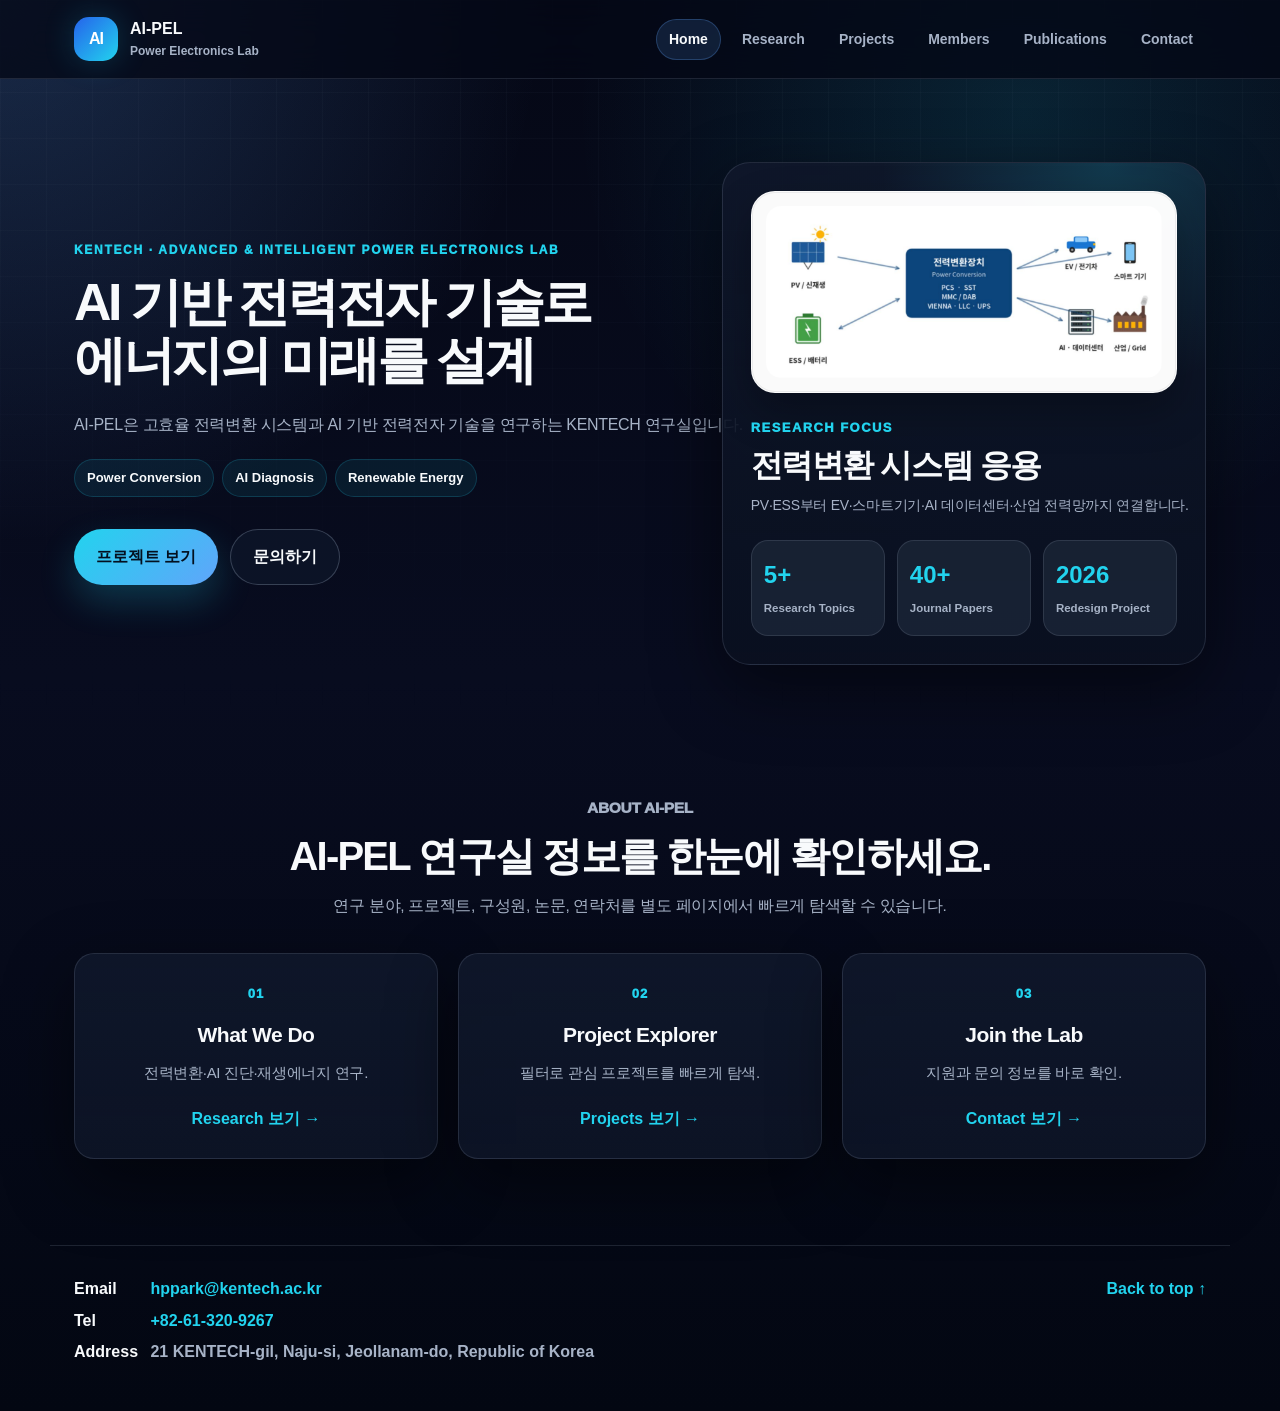
<file: index.html>
<!DOCTYPE html>
<html lang="ko">
<head>
  <meta charset="UTF-8" />
  <meta name="viewport" content="width=device-width, initial-scale=1.0" />
  <meta name="description" content="AI-PEL 연구실 정보를 탐색할 수 있는 다크 테마 멀티페이지 웹사이트입니다." />
  <title>AI-PEL | Advanced & Intelligent Power Electronics Lab</title>
  <link rel="stylesheet" href="style.css" />
</head>
<body data-page="home">
  <header class="site-header">
    <nav class="navbar" aria-label="Main navigation">
      <a href="index.html" class="logo" aria-label="AI-PEL home">
        <span class="logo-mark">AI</span>
        <span class="logo-text">
          <strong>AI-PEL</strong>
          <small>Power Electronics Lab</small>
        </span>
      </a>

      <button class="menu-toggle" id="menuToggle" aria-label="Open navigation menu" aria-expanded="false">
        <span></span>
        <span></span>
        <span></span>
      </button>

      <ul class="nav-links" id="navLinks">
        <li><a href="index.html" class="active">Home</a></li>
        <li><a href="research.html" class="">Research</a></li>
        <li><a href="projects.html" class="">Projects</a></li>
        <li><a href="members.html" class="">Members</a></li>
        <li><a href="publications.html" class="">Publications</a></li>
        <li><a href="contact.html" class="">Contact</a></li>
      </ul>
    </nav>
  </header>

  <main>

    <section class="hero page-hero home-hero" id="top">
      <div class="hero-content reveal">
        <p class="eyebrow home-eyebrow">KENTECH · Advanced & Intelligent Power Electronics Lab</p>
        <h1 class="home-main-title"><span>AI 기반 전력전자 기술로</span><span>에너지의 미래를 설계</span></h1>
        <p class="hero-description home-single-line">
          AI-PEL은 고효율 전력변환 시스템과 AI 기반 전력전자 기술을 연구하는 KENTECH 연구실입니다.
        </p>
        <div class="home-keywords" aria-label="Main research keywords">
          <span>Power Conversion</span>
          <span>AI Diagnosis</span>
          <span>Renewable Energy</span>
        </div>
        <div class="hero-actions">
          <a class="btn primary" href="projects.html">프로젝트 보기</a>
          <a class="btn secondary" href="contact.html">문의하기</a>
        </div>
      </div>

      <aside class="hero-card focus-card reveal delay-1" aria-label="Research focus card">
        <div class="focus-image-wrap">
          <img src="assets/research-focus.png" alt="PV, ESS, EV, smart device, AI data center, industrial grid connected by power conversion device" />
        </div>
        <p class="eyebrow">Research Focus</p>
        <h2>전력변환 시스템 응용</h2>
        <p class="focus-description home-single-line">PV·ESS부터 EV·스마트기기·AI 데이터센터·산업 전력망까지 연결합니다.</p>
        <div class="stats clean-stats">
          <div><strong>5+</strong><span>Research Topics</span></div>
          <div><strong>40+</strong><span>Journal Papers</span></div>
          <div><strong>2026</strong><span>Redesign Project</span></div>
        </div>
      </aside>
    </section>

    <section class="section home-about-section">
      <div class="section-heading centered reveal">
        <p class="eyebrow">About AI-PEL</p>
        <h2 class="home-section-title">AI-PEL 연구실 정보를 한눈에 확인하세요.</h2>
        <p class="home-single-line">
          연구 분야, 프로젝트, 구성원, 논문, 연락처를 별도 페이지에서 빠르게 탐색할 수 있습니다.
        </p>
      </div>

      <div class="intro-grid home-intro-grid">
        <article class="info-card reveal delay-1">
          <span class="card-number">01</span>
          <h3>What We Do</h3>
          <p class="home-single-line">전력변환·AI 진단·재생에너지 연구.</p>
          <a class="text-link" href="research.html">Research 보기 →</a>
        </article>
        <article class="info-card reveal delay-2">
          <span class="card-number">02</span>
          <h3>Project Explorer</h3>
          <p class="home-single-line">필터로 관심 프로젝트를 빠르게 탐색.</p>
          <a class="text-link" href="projects.html">Projects 보기 →</a>
        </article>
        <article class="info-card reveal delay-3">
          <span class="card-number">03</span>
          <h3>Join the Lab</h3>
          <p class="home-single-line">지원과 문의 정보를 바로 확인.</p>
          <a class="text-link" href="contact.html">Contact 보기 →</a>
        </article>
      </div>
    </section>

  </main>

  <footer class="site-footer">
    <div class="footer-contact">
      <p><strong>Email</strong> <a href="mailto:hppark@kentech.ac.kr">hppark@kentech.ac.kr</a></p>
      <p><strong>Tel</strong> <a href="tel:+82613209267">+82-61-320-9267</a></p>
      <p><strong>Address</strong> 21 KENTECH-gil, Naju-si, Jeollanam-do, Republic of Korea</p>
    </div>
    <a href="#top">Back to top ↑</a>
  </footer>

  <script src="script.js"></script>
</body>
</html>
</file>
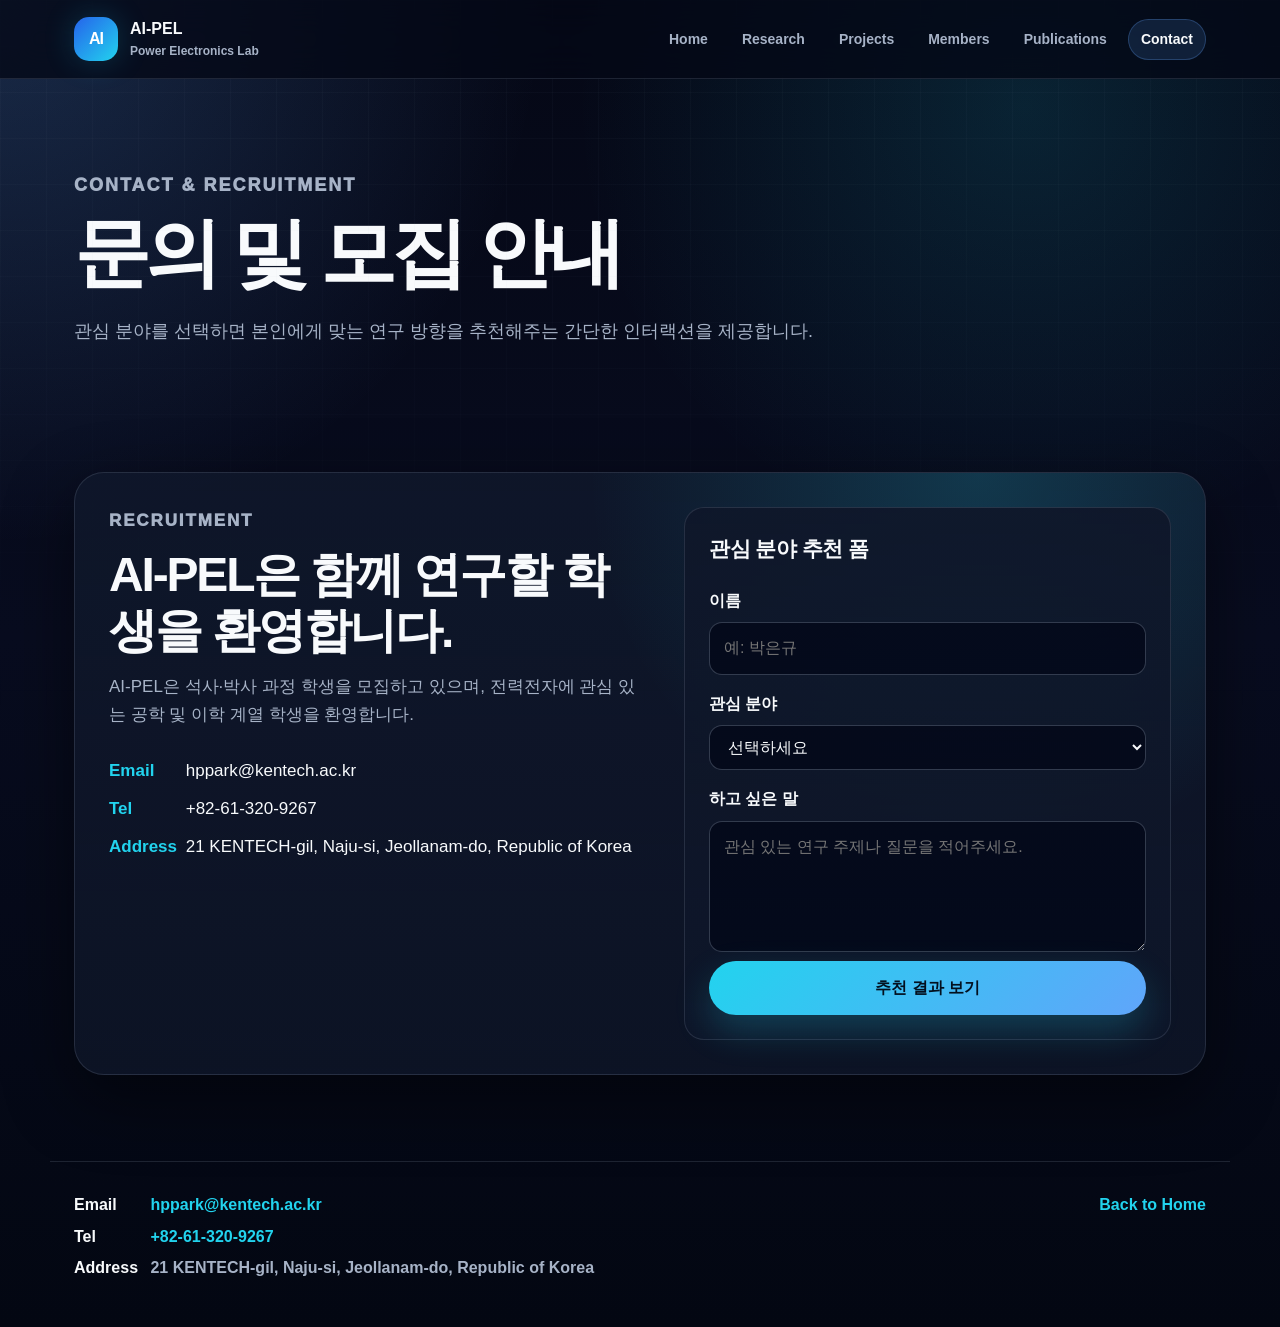
<file: contact.html>
<!DOCTYPE html>
<html lang="ko">
<head>
  <meta charset="UTF-8" />
  <meta name="viewport" content="width=device-width, initial-scale=1.0" />
  <meta name="description" content="AI-PEL Advanced & Intelligent Power Electronics Lab redesign website." />
  <title>Contact | AI-PEL Lab</title>
  <link rel="stylesheet" href="style.css" />
</head>
<body data-page="contact">
  <header class="site-header">
    <nav class="navbar" aria-label="Main navigation">
      <a href="index.html" class="logo" aria-label="AI-PEL home">
        <span class="logo-mark">AI</span>
        <span class="logo-text">
          <strong>AI-PEL</strong>
          <small>Power Electronics Lab</small>
        </span>
      </a>

      <button class="menu-toggle" id="menuToggle" aria-label="Open navigation menu" aria-expanded="false">
        <span></span>
        <span></span>
        <span></span>
      </button>

      <ul class="nav-links" id="navLinks">
        <li><a href="index.html" class="">Home</a></li>
        <li><a href="research.html" class="">Research</a></li>
        <li><a href="projects.html" class="">Projects</a></li>
        <li><a href="members.html" class="">Members</a></li>
        <li><a href="publications.html" class="">Publications</a></li>
        <li><a href="contact.html" class="active">Contact</a></li>
      </ul>
    </nav>
  </header>

  <main>

    <section class="sub-hero">
      <p class="eyebrow">Contact & Recruitment</p>
      <h1>문의 및 모집 안내</h1>
      <p>관심 분야를 선택하면 본인에게 맞는 연구 방향을 추천해주는 간단한 인터랙션을 제공합니다.</p>
    </section>

    <section class="section compact">
      <div class="contact-card reveal">
        <div>
          <p class="eyebrow">Recruitment</p>
          <h2>AI-PEL은 함께 연구할 학생을 환영합니다.</h2>
          <p>
            AI-PEL은 석사·박사 과정 학생을 모집하고 있으며, 전력전자에 관심 있는 공학 및 이학 계열 학생을 환영합니다.
          </p>
          <div class="contact-info">
            <p><strong>Email</strong> hppark@kentech.ac.kr</p>
            <p><strong>Tel</strong> +82-61-320-9267</p>
            <p><strong>Address</strong> 21 KENTECH-gil, Naju-si, Jeollanam-do, Republic of Korea</p>
          </div>
        </div>

        <form class="interest-form" id="interestForm">
          <h3>관심 분야 추천 폼</h3>
          <label for="userName">이름</label>
          <input type="text" id="userName" placeholder="예: 박은규" required />

          <label for="interestSelect">관심 분야</label>
          <select id="interestSelect" required>
            <option value="">선택하세요</option>
            <option value="Power Electronics">Power Electronics</option>
            <option value="AI Fault Diagnosis">AI Fault Diagnosis</option>
            <option value="Battery Measurement">Battery Measurement</option>
            <option value="Renewable Energy">Renewable Energy</option>
            <option value="Flyback Converter">Flyback Converter</option>
          </select>

          <label for="message">하고 싶은 말</label>
          <textarea id="message" rows="4" placeholder="관심 있는 연구 주제나 질문을 적어주세요."></textarea>

          <button class="btn primary full" type="submit">추천 결과 보기</button>
          <div class="form-result" id="formResult" aria-live="polite"></div>
        </form>
      </div>
    </section>
  </main>

  <footer class="site-footer">
    <div class="footer-contact">
      <p><strong>Email</strong> <a href="mailto:hppark@kentech.ac.kr">hppark@kentech.ac.kr</a></p>
      <p><strong>Tel</strong> <a href="tel:+82613209267">+82-61-320-9267</a></p>
      <p><strong>Address</strong> 21 KENTECH-gil, Naju-si, Jeollanam-do, Republic of Korea</p>
    </div>
    <a href="index.html">Back to Home</a>
  </footer>

  <script src="script.js"></script>
</body>
</html>
</file>
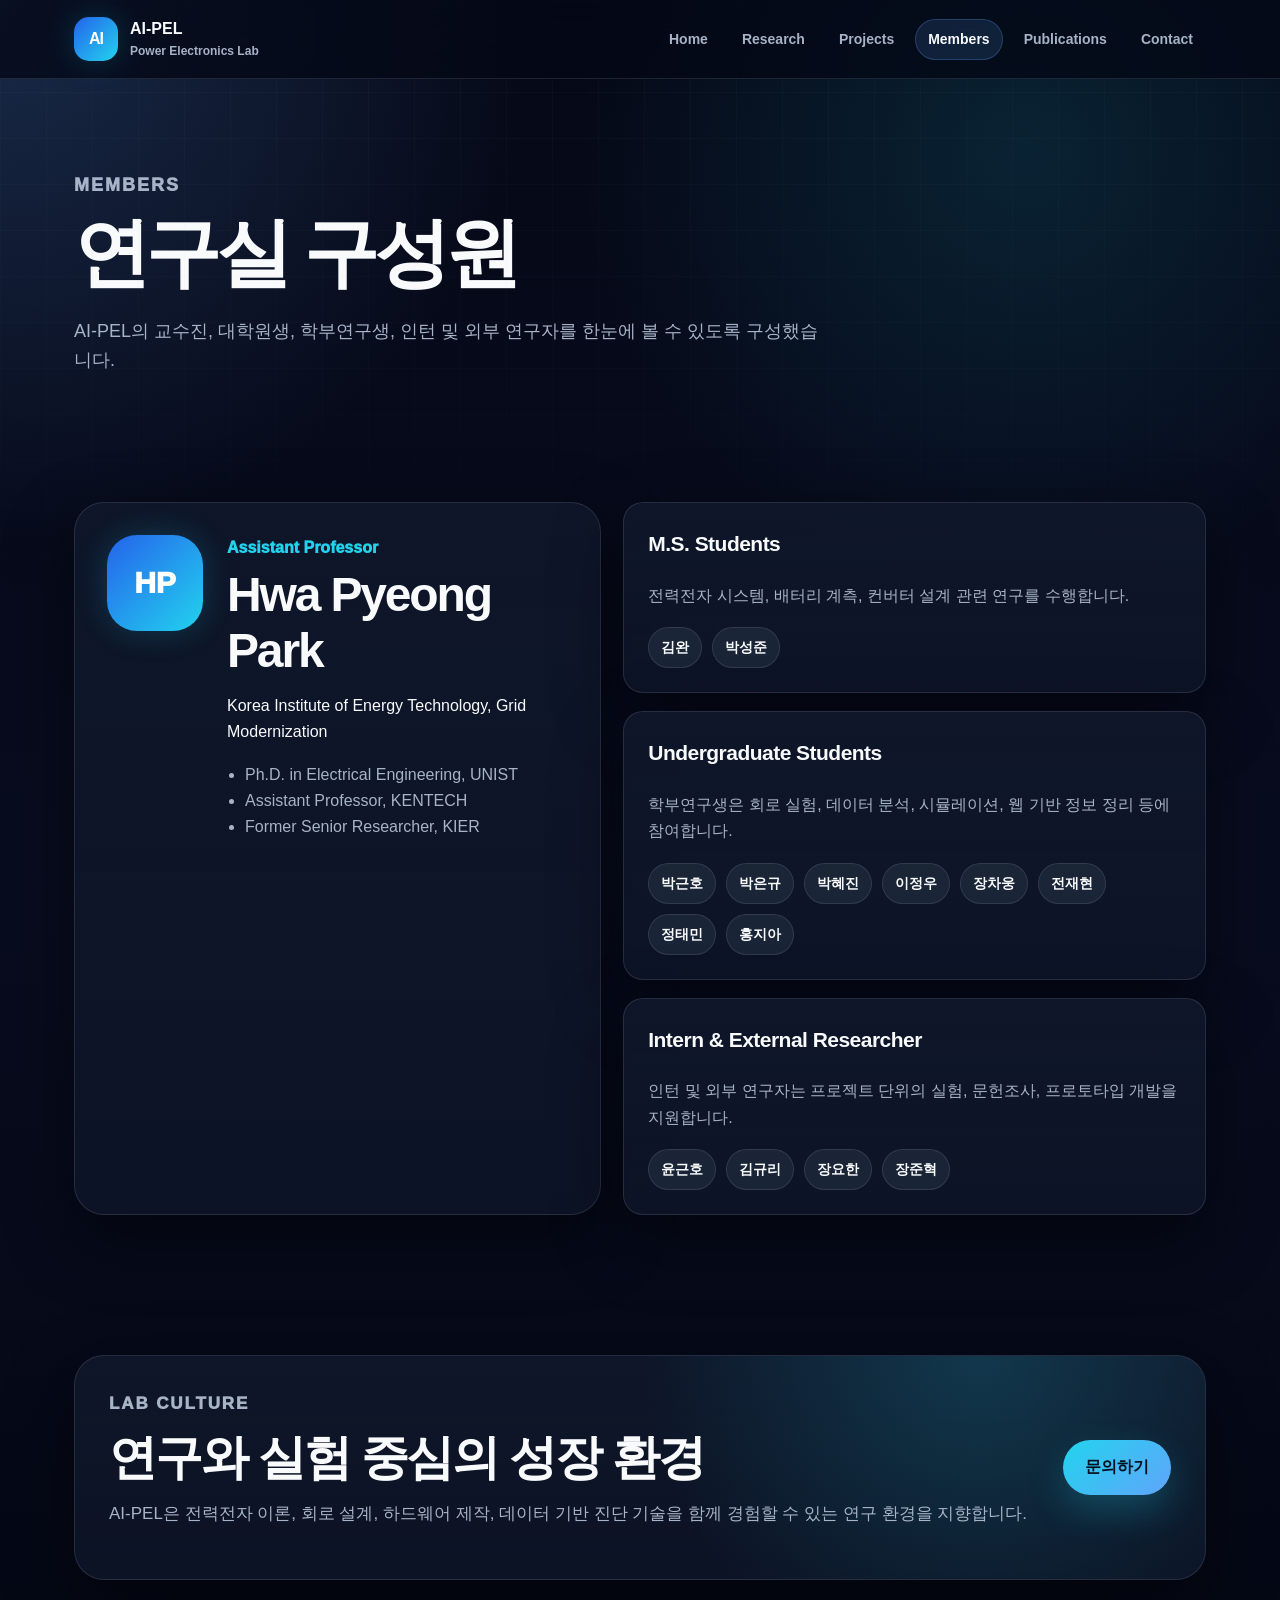
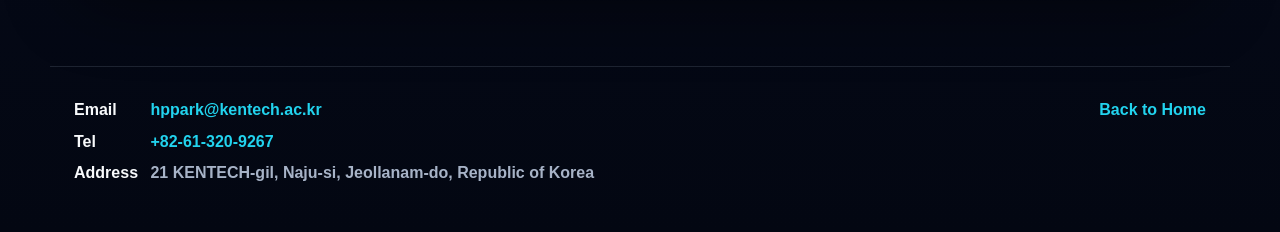
<file: members.html>
<!DOCTYPE html>
<html lang="ko">
<head>
  <meta charset="UTF-8" />
  <meta name="viewport" content="width=device-width, initial-scale=1.0" />
  <meta name="description" content="AI-PEL Advanced & Intelligent Power Electronics Lab redesign website." />
  <title>Members | AI-PEL Lab</title>
  <link rel="stylesheet" href="style.css" />
</head>
<body data-page="members">
  <header class="site-header">
    <nav class="navbar" aria-label="Main navigation">
      <a href="index.html" class="logo" aria-label="AI-PEL home">
        <span class="logo-mark">AI</span>
        <span class="logo-text">
          <strong>AI-PEL</strong>
          <small>Power Electronics Lab</small>
        </span>
      </a>

      <button class="menu-toggle" id="menuToggle" aria-label="Open navigation menu" aria-expanded="false">
        <span></span>
        <span></span>
        <span></span>
      </button>

      <ul class="nav-links" id="navLinks">
        <li><a href="index.html" class="">Home</a></li>
        <li><a href="research.html" class="">Research</a></li>
        <li><a href="projects.html" class="">Projects</a></li>
        <li><a href="members.html" class="active">Members</a></li>
        <li><a href="publications.html" class="">Publications</a></li>
        <li><a href="contact.html" class="">Contact</a></li>
      </ul>
    </nav>
  </header>

  <main>

    <section class="sub-hero">
      <p class="eyebrow">Members</p>
      <h1>연구실 구성원</h1>
      <p>AI-PEL의 교수진, 대학원생, 학부연구생, 인턴 및 외부 연구자를 한눈에 볼 수 있도록 구성했습니다.</p>
    </section>

    <section class="section compact">
      <div class="member-layout">
        <article class="professor-card reveal">
          <div class="avatar large">HP</div>
          <div>
            <p class="role">Assistant Professor</p>
            <h2>Hwa Pyeong Park</h2>
            <p>Korea Institute of Energy Technology, Grid Modernization</p>
            <ul class="career-list">
              <li>Ph.D. in Electrical Engineering, UNIST</li>
              <li>Assistant Professor, KENTECH</li>
              <li>Former Senior Researcher, KIER</li>
            </ul>
          </div>
        </article>

        <div class="student-groups">
          <article class="member-group reveal delay-1">
            <h3>M.S. Students</h3>
            <p>전력전자 시스템, 배터리 계측, 컨버터 설계 관련 연구를 수행합니다.</p>
            <div class="mini-members">
              <span>김완</span><span>박성준</span>
            </div>
          </article>
          <article class="member-group reveal delay-2">
            <h3>Undergraduate Students</h3>
            <p>학부연구생은 회로 실험, 데이터 분석, 시뮬레이션, 웹 기반 정보 정리 등에 참여합니다.</p>
            <div class="mini-members">
              <span>박근호</span><span>박은규</span><span>박혜진</span><span>이정우</span><span>장차웅</span><span>전재현</span><span>정태민</span><span>홍지아</span>
            </div>
          </article>
          <article class="member-group reveal delay-3">
            <h3>Intern & External Researcher</h3>
            <p>인턴 및 외부 연구자는 프로젝트 단위의 실험, 문헌조사, 프로토타입 개발을 지원합니다.</p>
            <div class="mini-members">
              <span>윤근호</span><span>김규리</span><span>장요한</span><span>장준혁</span>
            </div>
          </article>
        </div>
      </div>
    </section>

    <section class="section compact">
      <div class="feature-band reveal">
        <div>
          <p class="eyebrow">Lab Culture</p>
          <h2>연구와 실험 중심의 성장 환경</h2>
          <p>AI-PEL은 전력전자 이론, 회로 설계, 하드웨어 제작, 데이터 기반 진단 기술을 함께 경험할 수 있는 연구 환경을 지향합니다.</p>
        </div>
        <a class="btn primary" href="contact.html">문의하기</a>
      </div>
    </section>
  </main>

  <footer class="site-footer">
    <div class="footer-contact">
      <p><strong>Email</strong> <a href="mailto:hppark@kentech.ac.kr">hppark@kentech.ac.kr</a></p>
      <p><strong>Tel</strong> <a href="tel:+82613209267">+82-61-320-9267</a></p>
      <p><strong>Address</strong> 21 KENTECH-gil, Naju-si, Jeollanam-do, Republic of Korea</p>
    </div>
    <a href="index.html">Back to Home</a>
  </footer>

  <script src="script.js"></script>
</body>
</html>
</file>
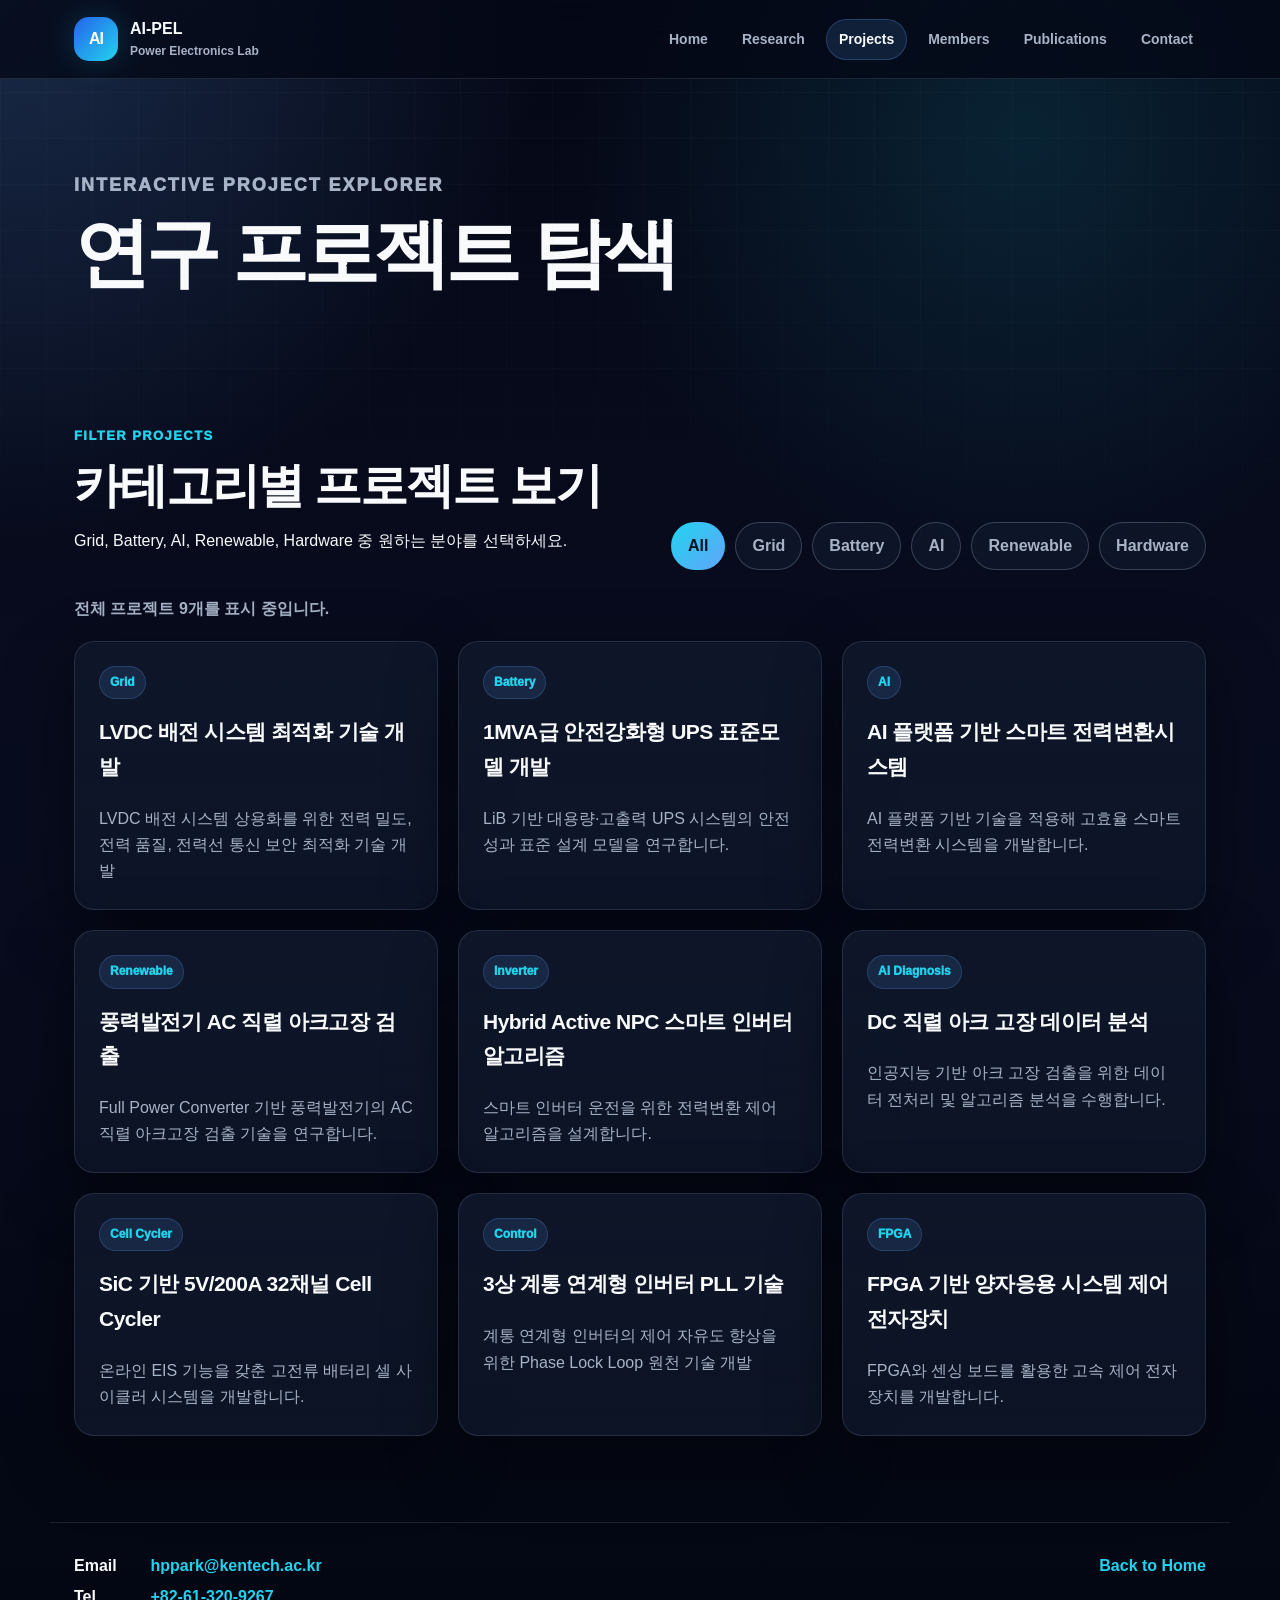
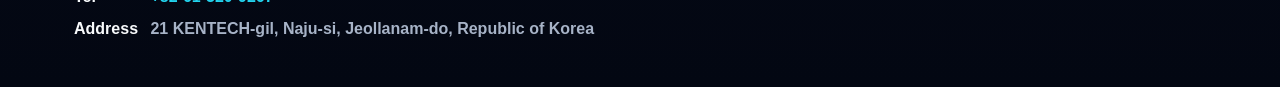
<file: projects.html>
<!DOCTYPE html>
<html lang="ko">
<head>
  <meta charset="UTF-8" />
  <meta name="viewport" content="width=device-width, initial-scale=1.0" />
  <meta name="description" content="AI-PEL Advanced & Intelligent Power Electronics Lab redesign website." />
  <title>Projects | AI-PEL Lab</title>
  <link rel="stylesheet" href="style.css" />
</head>
<body data-page="projects">
  <header class="site-header">
    <nav class="navbar" aria-label="Main navigation">
      <a href="index.html" class="logo" aria-label="AI-PEL home">
        <span class="logo-mark">AI</span>
        <span class="logo-text">
          <strong>AI-PEL</strong>
          <small>Power Electronics Lab</small>
        </span>
      </a>

      <button class="menu-toggle" id="menuToggle" aria-label="Open navigation menu" aria-expanded="false">
        <span></span>
        <span></span>
        <span></span>
      </button>

      <ul class="nav-links" id="navLinks">
        <li><a href="index.html" class="">Home</a></li>
        <li><a href="research.html" class="">Research</a></li>
        <li><a href="projects.html" class="active">Projects</a></li>
        <li><a href="members.html" class="">Members</a></li>
        <li><a href="publications.html" class="">Publications</a></li>
        <li><a href="contact.html" class="">Contact</a></li>
      </ul>
    </nav>
  </header>

  <main>

    <section class="sub-hero">
      <p class="eyebrow">Interactive Project Explorer</p>
      <h1>연구 프로젝트 탐색</h1>
    </section>

    <section class="section compact">
      <div class="section-heading split-heading">
        <div>
          <p class="eyebrow">Filter Projects</p>
          <h2>카테고리별 프로젝트 보기</h2>
          <p>Grid, Battery, AI, Renewable, Hardware 중 원하는 분야를 선택하세요.</p>
        </div>
        <div class="filter-buttons" aria-label="Project filters">
          <button class="filter-btn active" data-filter="all">All</button>
          <button class="filter-btn" data-filter="grid">Grid</button>
          <button class="filter-btn" data-filter="battery">Battery</button>
          <button class="filter-btn" data-filter="ai">AI</button>
          <button class="filter-btn" data-filter="renewable">Renewable</button>
          <button class="filter-btn" data-filter="hardware">Hardware</button>
        </div>
      </div>

      <div class="project-result" id="projectResult">전체 프로젝트 9개를 표시 중입니다.</div>

      <div class="project-grid" id="projectGrid">
        <article class="project-card reveal" data-category="grid hardware">
          <span class="tag">Grid</span>
          <h3>LVDC 배전 시스템 최적화 기술 개발</h3>
          <p>LVDC 배전 시스템 상용화를 위한 전력 밀도, 전력 품질, 전력선 통신 보안 최적화 기술 개발</p>
        </article>
        <article class="project-card reveal delay-1" data-category="battery hardware">
          <span class="tag">Battery</span>
          <h3>1MVA급 안전강화형 UPS 표준모델 개발</h3>
          <p>LiB 기반 대용량·고출력 UPS 시스템의 안전성과 표준 설계 모델을 연구합니다.</p>
        </article>
        <article class="project-card reveal delay-2" data-category="ai grid">
          <span class="tag">AI</span>
          <h3>AI 플랫폼 기반 스마트 전력변환시스템</h3>
          <p>AI 플랫폼 기반 기술을 적용해 고효율 스마트 전력변환 시스템을 개발합니다.</p>
        </article>
        <article class="project-card reveal" data-category="renewable ai">
          <span class="tag">Renewable</span>
          <h3>풍력발전기 AC 직렬 아크고장 검출</h3>
          <p>Full Power Converter 기반 풍력발전기의 AC 직렬 아크고장 검출 기술을 연구합니다.</p>
        </article>
        <article class="project-card reveal delay-1" data-category="grid hardware">
          <span class="tag">Inverter</span>
          <h3>Hybrid Active NPC 스마트 인버터 알고리즘</h3>
          <p>스마트 인버터 운전을 위한 전력변환 제어 알고리즘을 설계합니다.</p>
        </article>
        <article class="project-card reveal delay-2" data-category="ai renewable">
          <span class="tag">AI Diagnosis</span>
          <h3>DC 직렬 아크 고장 데이터 분석</h3>
          <p>인공지능 기반 아크 고장 검출을 위한 데이터 전처리 및 알고리즘 분석을 수행합니다.</p>
        </article>
        <article class="project-card reveal" data-category="battery hardware">
          <span class="tag">Cell Cycler</span>
          <h3>SiC 기반 5V/200A 32채널 Cell Cycler</h3>
          <p>온라인 EIS 기능을 갖춘 고전류 배터리 셀 사이클러 시스템을 개발합니다.</p>
        </article>
        <article class="project-card reveal delay-1" data-category="grid">
          <span class="tag">Control</span>
          <h3>3상 계통 연계형 인버터 PLL 기술</h3>
          <p>계통 연계형 인버터의 제어 자유도 향상을 위한 Phase Lock Loop 원천 기술 개발</p>
        </article>
        <article class="project-card reveal delay-2" data-category="hardware">
          <span class="tag">FPGA</span>
          <h3>FPGA 기반 양자응용 시스템 제어 전자장치</h3>
          <p>FPGA와 센싱 보드를 활용한 고속 제어 전자장치를 개발합니다.</p>
        </article>
      </div>
    </section>
  </main>

  <footer class="site-footer">
    <div class="footer-contact">
      <p><strong>Email</strong> <a href="mailto:hppark@kentech.ac.kr">hppark@kentech.ac.kr</a></p>
      <p><strong>Tel</strong> <a href="tel:+82613209267">+82-61-320-9267</a></p>
      <p><strong>Address</strong> 21 KENTECH-gil, Naju-si, Jeollanam-do, Republic of Korea</p>
    </div>
    <a href="index.html">Back to Home</a>
  </footer>

  <script src="script.js"></script>
</body>
</html>
</file>
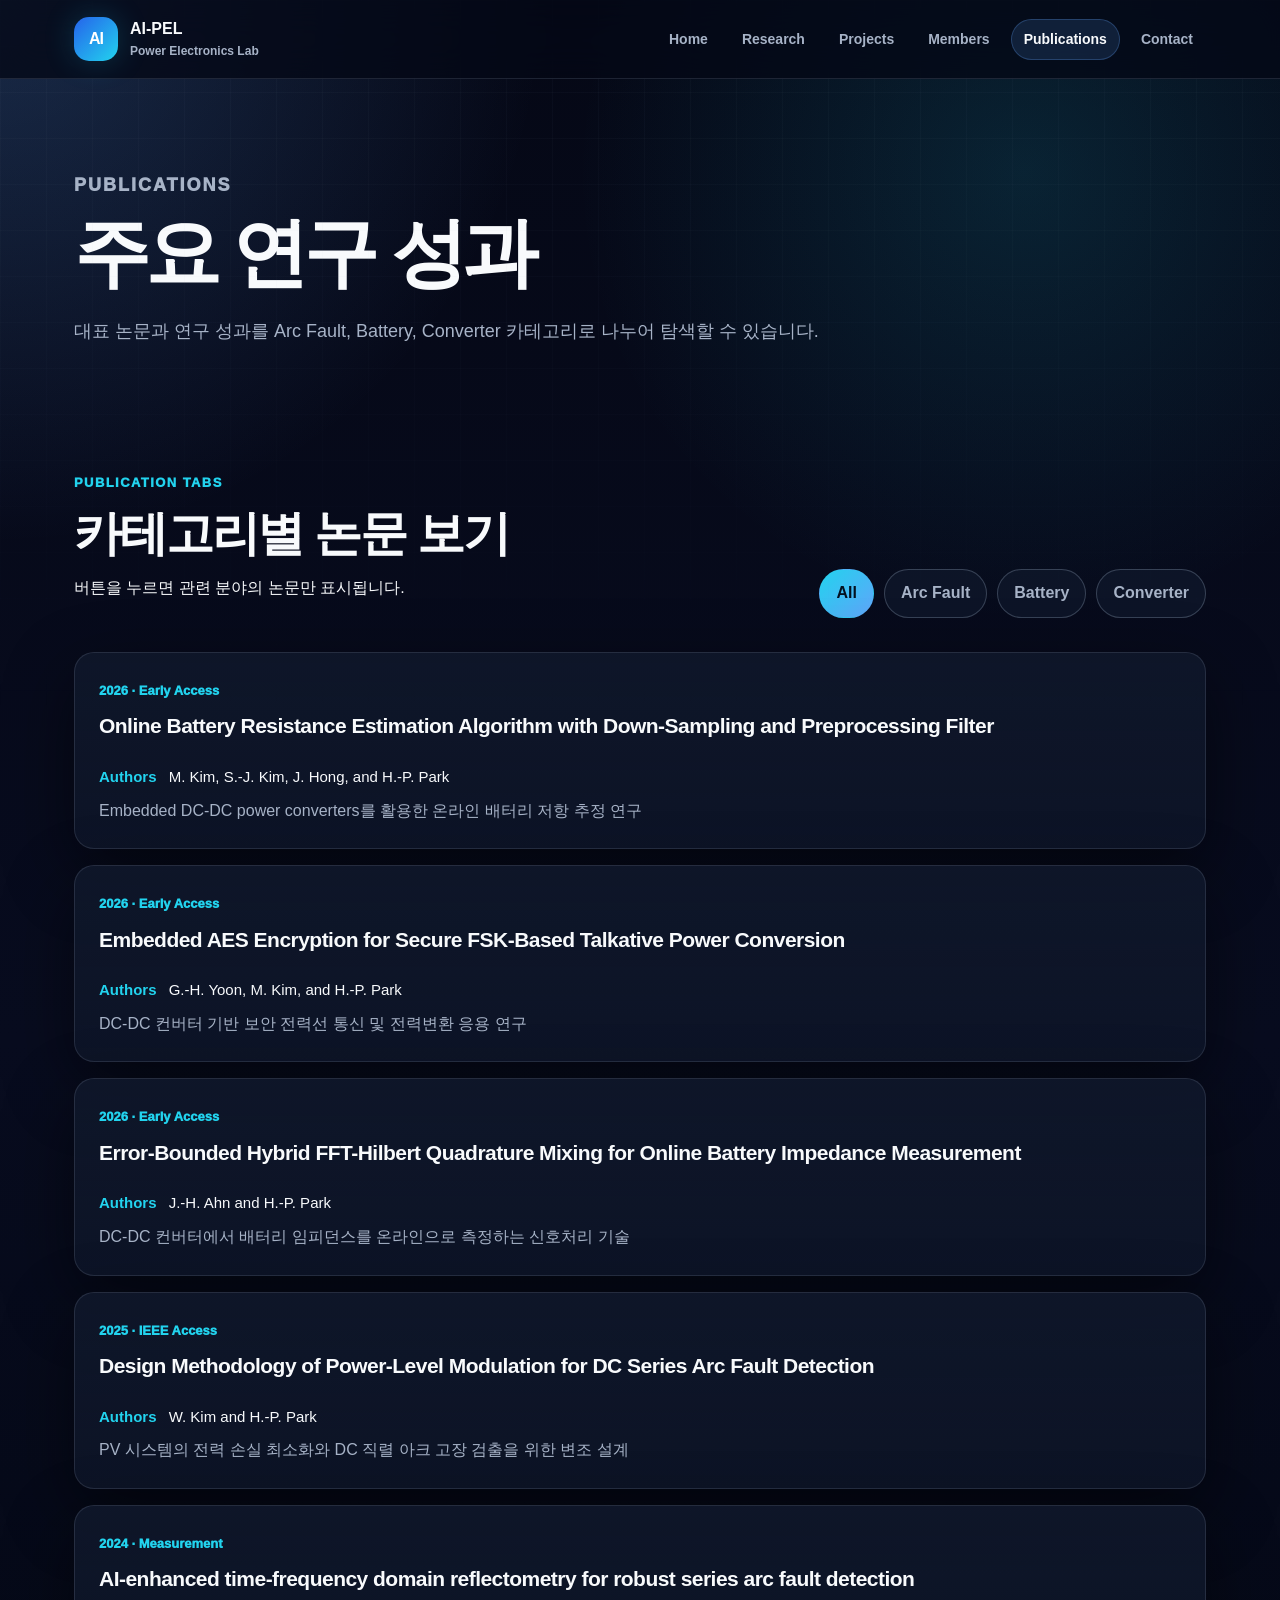
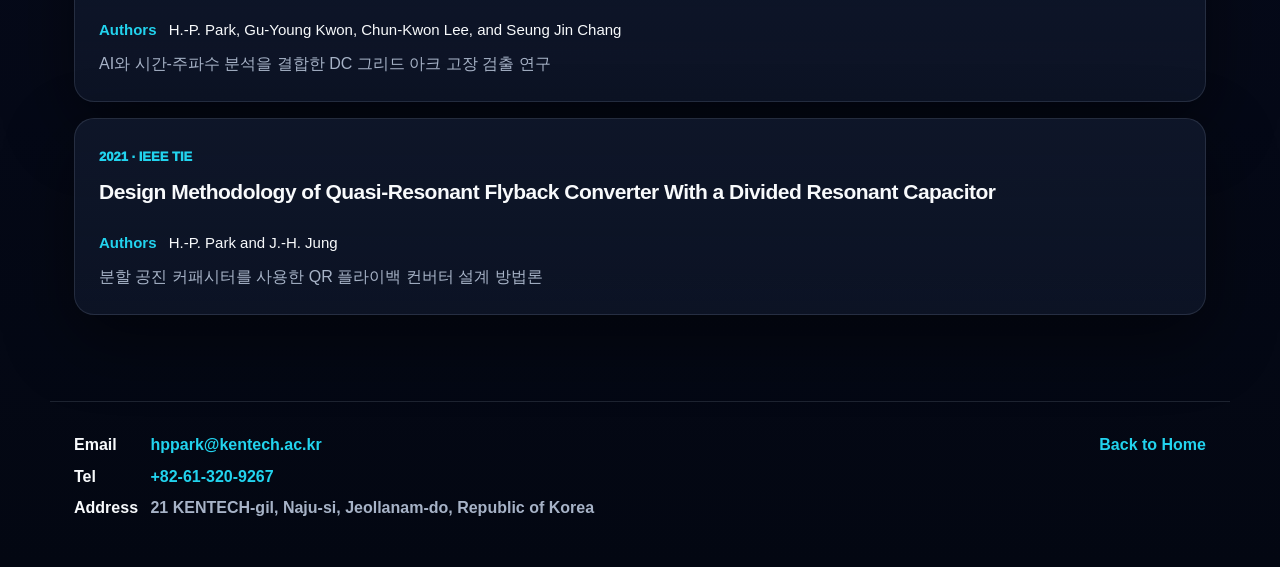
<file: publications.html>
<!DOCTYPE html>
<html lang="ko">
<head>
  <meta charset="UTF-8" />
  <meta name="viewport" content="width=device-width, initial-scale=1.0" />
  <meta name="description" content="AI-PEL Advanced & Intelligent Power Electronics Lab redesign website." />
  <title>Publications | AI-PEL Lab</title>
  <link rel="stylesheet" href="style.css" />
</head>
<body data-page="publications">
  <header class="site-header">
    <nav class="navbar" aria-label="Main navigation">
      <a href="index.html" class="logo" aria-label="AI-PEL home">
        <span class="logo-mark">AI</span>
        <span class="logo-text">
          <strong>AI-PEL</strong>
          <small>Power Electronics Lab</small>
        </span>
      </a>

      <button class="menu-toggle" id="menuToggle" aria-label="Open navigation menu" aria-expanded="false">
        <span></span>
        <span></span>
        <span></span>
      </button>

      <ul class="nav-links" id="navLinks">
        <li><a href="index.html" class="">Home</a></li>
        <li><a href="research.html" class="">Research</a></li>
        <li><a href="projects.html" class="">Projects</a></li>
        <li><a href="members.html" class="">Members</a></li>
        <li><a href="publications.html" class="active">Publications</a></li>
        <li><a href="contact.html" class="">Contact</a></li>
      </ul>
    </nav>
  </header>

  <main>

    <section class="sub-hero">
      <p class="eyebrow">Publications</p>
      <h1>주요 연구 성과</h1>
      <p>대표 논문과 연구 성과를 Arc Fault, Battery, Converter 카테고리로 나누어 탐색할 수 있습니다.</p>
    </section>

    <section class="section compact">
      <div class="section-heading split-heading">
        <div>
          <p class="eyebrow">Publication Tabs</p>
          <h2>카테고리별 논문 보기</h2>
          <p>버튼을 누르면 관련 분야의 논문만 표시됩니다.</p>
        </div>
        <div class="publication-tabs" aria-label="Publication category tabs">
          <button class="tab-btn active" data-tab="all">All</button>
          <button class="tab-btn" data-tab="arc">Arc Fault</button>
          <button class="tab-btn" data-tab="battery">Battery</button>
          <button class="tab-btn" data-tab="converter">Converter</button>
        </div>
      </div>

      <div class="publication-list" id="publicationList">
        <article class="publication-item reveal" data-topic="battery converter">
          <span>2026 · Early Access</span>
          <h3>Online Battery Resistance Estimation Algorithm with Down-Sampling and Preprocessing Filter</h3>
          <p class="publication-authors"><strong>Authors</strong> M. Kim, S.-J. Kim, J. Hong, and H.-P. Park</p>
          <p>Embedded DC-DC power converters를 활용한 온라인 배터리 저항 추정 연구</p>
        </article>
        <article class="publication-item reveal delay-1" data-topic="converter">
          <span>2026 · Early Access</span>
          <h3>Embedded AES Encryption for Secure FSK-Based Talkative Power Conversion</h3>
          <p class="publication-authors"><strong>Authors</strong> G.-H. Yoon, M. Kim, and H.-P. Park</p>
          <p>DC-DC 컨버터 기반 보안 전력선 통신 및 전력변환 응용 연구</p>
        </article>
        <article class="publication-item reveal delay-2" data-topic="battery converter">
          <span>2026 · Early Access</span>
          <h3>Error-Bounded Hybrid FFT-Hilbert Quadrature Mixing for Online Battery Impedance Measurement</h3>
          <p class="publication-authors"><strong>Authors</strong> J.-H. Ahn and H.-P. Park</p>
          <p>DC-DC 컨버터에서 배터리 임피던스를 온라인으로 측정하는 신호처리 기술</p>
        </article>
        <article class="publication-item reveal" data-topic="arc">
          <span>2025 · IEEE Access</span>
          <h3>Design Methodology of Power-Level Modulation for DC Series Arc Fault Detection</h3>
          <p class="publication-authors"><strong>Authors</strong> W. Kim and H.-P. Park</p>
          <p>PV 시스템의 전력 손실 최소화와 DC 직렬 아크 고장 검출을 위한 변조 설계</p>
        </article>
        <article class="publication-item reveal delay-1" data-topic="arc">
          <span>2024 · Measurement</span>
          <h3>AI-enhanced time-frequency domain reflectometry for robust series arc fault detection</h3>
          <p class="publication-authors"><strong>Authors</strong> H.-P. Park, Gu-Young Kwon, Chun-Kwon Lee, and Seung Jin Chang</p>
          <p>AI와 시간-주파수 분석을 결합한 DC 그리드 아크 고장 검출 연구</p>
        </article>
        <article class="publication-item reveal delay-2" data-topic="converter">
          <span>2021 · IEEE TIE</span>
          <h3>Design Methodology of Quasi-Resonant Flyback Converter With a Divided Resonant Capacitor</h3>
          <p class="publication-authors"><strong>Authors</strong> H.-P. Park and J.-H. Jung</p>
          <p>분할 공진 커패시터를 사용한 QR 플라이백 컨버터 설계 방법론</p>
        </article>
      </div>
    </section>
  </main>

  <footer class="site-footer">
    <div class="footer-contact">
      <p><strong>Email</strong> <a href="mailto:hppark@kentech.ac.kr">hppark@kentech.ac.kr</a></p>
      <p><strong>Tel</strong> <a href="tel:+82613209267">+82-61-320-9267</a></p>
      <p><strong>Address</strong> 21 KENTECH-gil, Naju-si, Jeollanam-do, Republic of Korea</p>
    </div>
    <a href="index.html">Back to Home</a>
  </footer>

  <script src="script.js"></script>
</body>
</html>
</file>
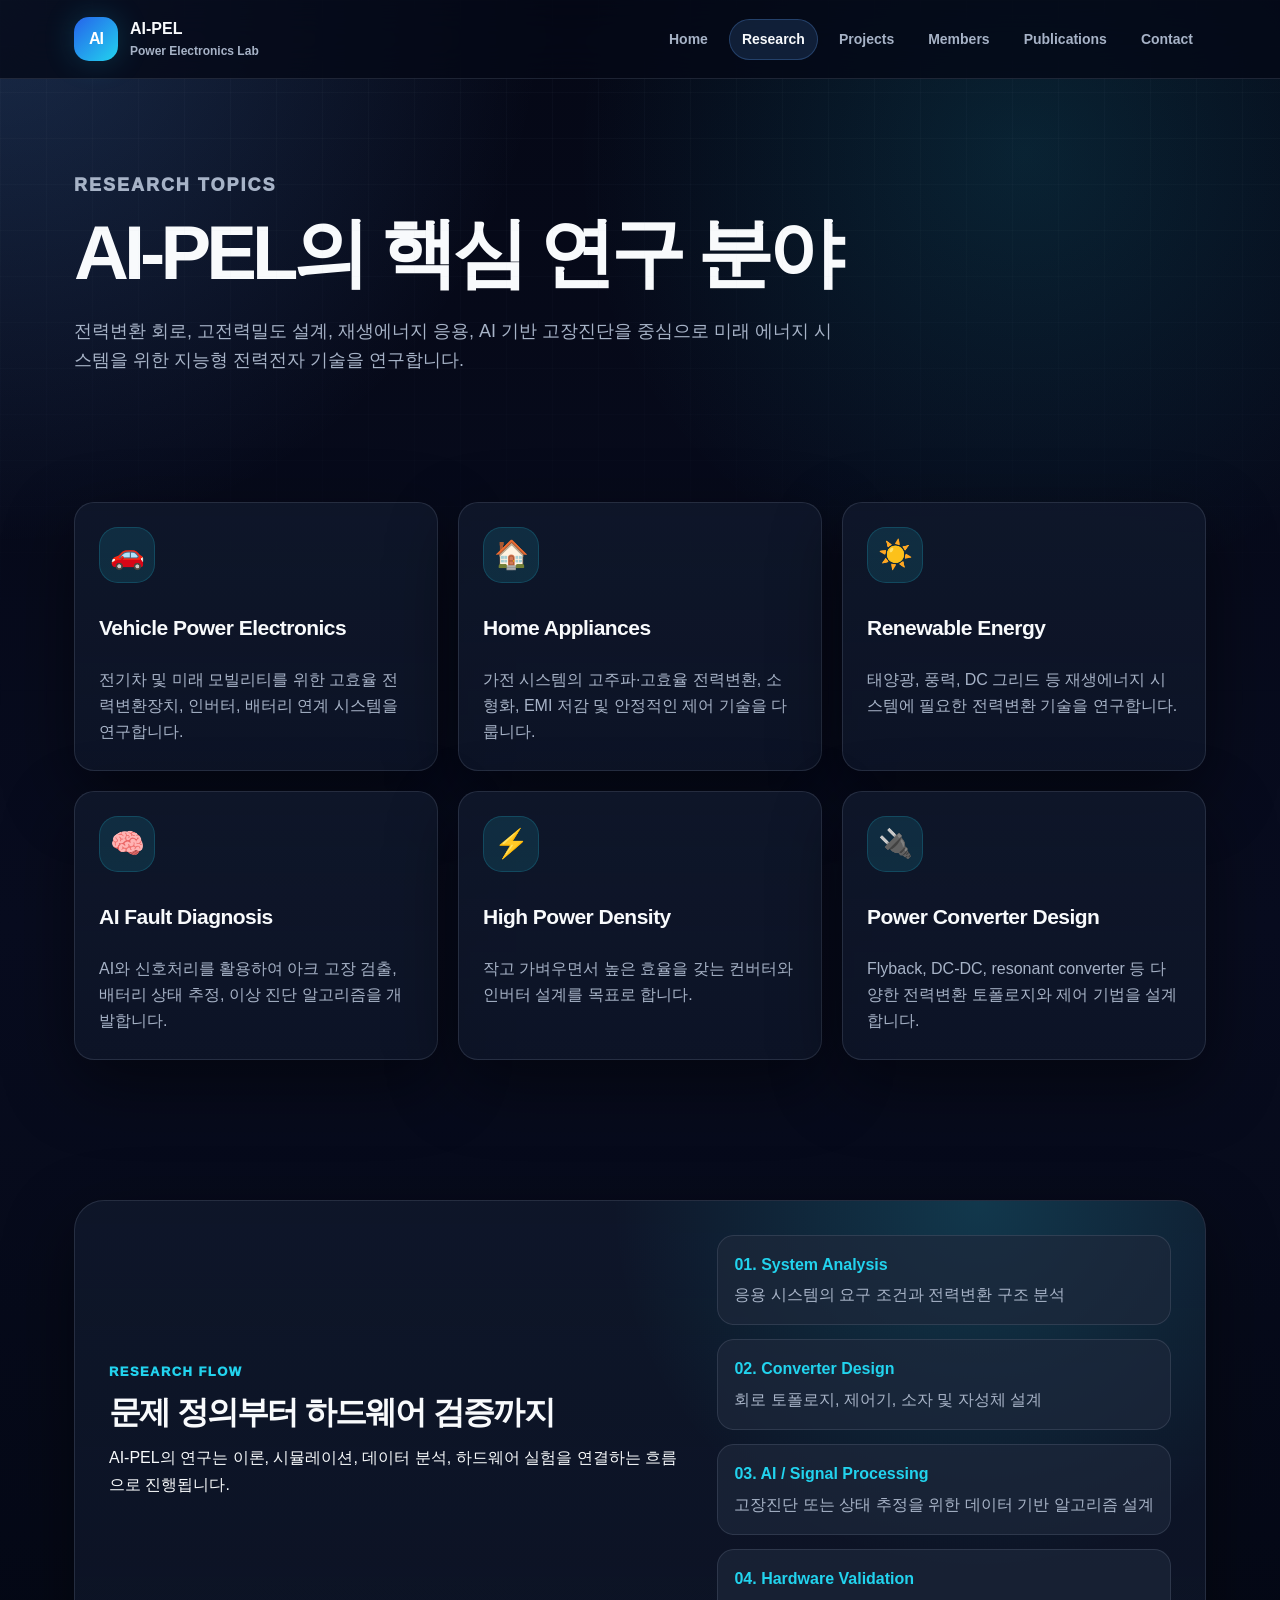
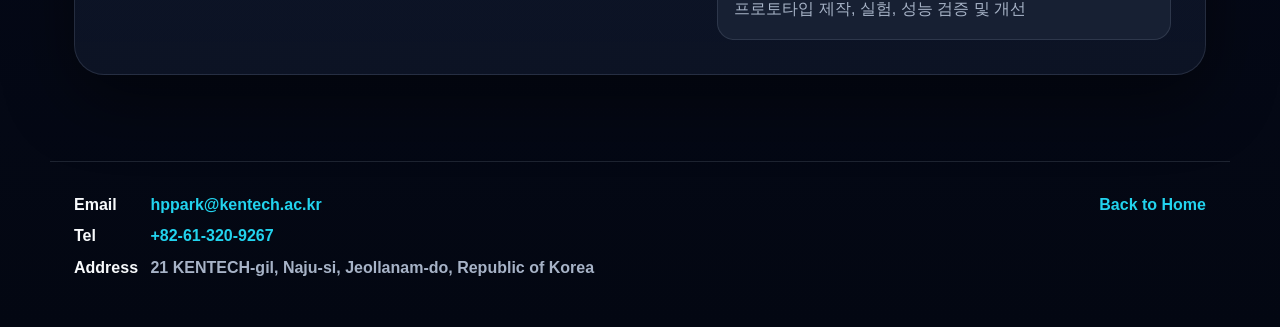
<file: research.html>
<!DOCTYPE html>
<html lang="ko">
<head>
  <meta charset="UTF-8" />
  <meta name="viewport" content="width=device-width, initial-scale=1.0" />
  <meta name="description" content="AI-PEL Advanced & Intelligent Power Electronics Lab redesign website." />
  <title>Research | AI-PEL Lab</title>
  <link rel="stylesheet" href="style.css" />
</head>
<body data-page="research">
  <header class="site-header">
    <nav class="navbar" aria-label="Main navigation">
      <a href="index.html" class="logo" aria-label="AI-PEL home">
        <span class="logo-mark">AI</span>
        <span class="logo-text">
          <strong>AI-PEL</strong>
          <small>Power Electronics Lab</small>
        </span>
      </a>

      <button class="menu-toggle" id="menuToggle" aria-label="Open navigation menu" aria-expanded="false">
        <span></span>
        <span></span>
        <span></span>
      </button>

      <ul class="nav-links" id="navLinks">
        <li><a href="index.html" class="">Home</a></li>
        <li><a href="research.html" class="active">Research</a></li>
        <li><a href="projects.html" class="">Projects</a></li>
        <li><a href="members.html" class="">Members</a></li>
        <li><a href="publications.html" class="">Publications</a></li>
        <li><a href="contact.html" class="">Contact</a></li>
      </ul>
    </nav>
  </header>

  <main>

    <section class="sub-hero">
      <p class="eyebrow">Research Topics</p>
      <h1>AI-PEL의 핵심 연구 분야</h1>
      <p>
        전력변환 회로, 고전력밀도 설계, 재생에너지 응용, AI 기반 고장진단을 중심으로
        미래 에너지 시스템을 위한 지능형 전력전자 기술을 연구합니다.
      </p>
    </section>

    <section class="section compact">
      <div class="topic-grid">
        <article class="topic-card reveal">
          <span class="topic-icon">🚗</span>
          <h3>Vehicle Power Electronics</h3>
          <p>전기차 및 미래 모빌리티를 위한 고효율 전력변환장치, 인버터, 배터리 연계 시스템을 연구합니다.</p>
        </article>
        <article class="topic-card reveal delay-1">
          <span class="topic-icon">🏠</span>
          <h3>Home Appliances</h3>
          <p>가전 시스템의 고주파·고효율 전력변환, 소형화, EMI 저감 및 안정적인 제어 기술을 다룹니다.</p>
        </article>
        <article class="topic-card reveal delay-2">
          <span class="topic-icon">☀️</span>
          <h3>Renewable Energy</h3>
          <p>태양광, 풍력, DC 그리드 등 재생에너지 시스템에 필요한 전력변환 기술을 연구합니다.</p>
        </article>
        <article class="topic-card reveal">
          <span class="topic-icon">🧠</span>
          <h3>AI Fault Diagnosis</h3>
          <p>AI와 신호처리를 활용하여 아크 고장 검출, 배터리 상태 추정, 이상 진단 알고리즘을 개발합니다.</p>
        </article>
        <article class="topic-card reveal delay-1">
          <span class="topic-icon">⚡</span>
          <h3>High Power Density</h3>
          <p>작고 가벼우면서 높은 효율을 갖는 컨버터와 인버터 설계를 목표로 합니다.</p>
        </article>
        <article class="topic-card reveal delay-2">
          <span class="topic-icon">🔌</span>
          <h3>Power Converter Design</h3>
          <p>Flyback, DC-DC, resonant converter 등 다양한 전력변환 토폴로지와 제어 기법을 설계합니다.</p>
        </article>
      </div>
    </section>

    <section class="section compact">
      <div class="research-roadmap reveal">
        <div>
          <p class="eyebrow">Research Flow</p>
          <h2 class="roadmap-title">문제 정의부터 하드웨어 검증까지</h2>
          <p>AI-PEL의 연구는 이론, 시뮬레이션, 데이터 분석, 하드웨어 실험을 연결하는 흐름으로 진행됩니다.</p>
        </div>
        <ol class="timeline">
          <li><strong>01. System Analysis</strong><span>응용 시스템의 요구 조건과 전력변환 구조 분석</span></li>
          <li><strong>02. Converter Design</strong><span>회로 토폴로지, 제어기, 소자 및 자성체 설계</span></li>
          <li><strong>03. AI / Signal Processing</strong><span>고장진단 또는 상태 추정을 위한 데이터 기반 알고리즘 설계</span></li>
          <li><strong>04. Hardware Validation</strong><span>프로토타입 제작, 실험, 성능 검증 및 개선</span></li>
        </ol>
      </div>
    </section>
  </main>

  <footer class="site-footer">
    <div class="footer-contact">
      <p><strong>Email</strong> <a href="mailto:hppark@kentech.ac.kr">hppark@kentech.ac.kr</a></p>
      <p><strong>Tel</strong> <a href="tel:+82613209267">+82-61-320-9267</a></p>
      <p><strong>Address</strong> 21 KENTECH-gil, Naju-si, Jeollanam-do, Republic of Korea</p>
    </div>
    <a href="index.html">Back to Home</a>
  </footer>

  <script src="script.js"></script>
</body>
</html>
</file>
<file: style.css>
:root {
  --bg: #050816;
  --bg-2: #080c1f;
  --surface: rgba(15, 23, 42, 0.92);
  --surface-strong: #111827;
  --surface-soft: rgba(30, 41, 59, 0.78);
  --text: #f8fafc;
  --muted: #a7b3c7;
  --muted-2: #78869c;
  --primary: #60a5fa;
  --primary-dark: #2563eb;
  --accent: #22d3ee;
  --accent-2: #a78bfa;
  --line: rgba(148, 163, 184, 0.18);
  --line-strong: rgba(148, 163, 184, 0.32);
  --shadow: 0 24px 70px rgba(0, 0, 0, 0.48);
  --glow: 0 0 32px rgba(34, 211, 238, 0.20);
  --radius-lg: 30px;
  --radius-md: 20px;
  --radius-sm: 14px;
  --max-width: 1180px;
}

* {
  box-sizing: border-box;
}

html {
  scroll-behavior: smooth;
}

body {
  margin: 0;
  font-family: "Pretendard", "Apple SD Gothic Neo", "Noto Sans KR", Arial, sans-serif;
  color: var(--text);
  background:
    radial-gradient(circle at top left, rgba(96, 165, 250, 0.22), transparent 34rem),
    radial-gradient(circle at 80% 8%, rgba(34, 211, 238, 0.13), transparent 28rem),
    linear-gradient(180deg, var(--bg), var(--bg-2) 48%, #030712);
  line-height: 1.65;
  min-height: 100vh;
}

body::before {
  content: "";
  position: fixed;
  inset: 0;
  pointer-events: none;
  background-image:
    linear-gradient(rgba(148, 163, 184, 0.045) 1px, transparent 1px),
    linear-gradient(90deg, rgba(148, 163, 184, 0.045) 1px, transparent 1px);
  background-size: 46px 46px;
  mask-image: linear-gradient(to bottom, black, transparent 82%);
}

a {
  color: inherit;
  text-decoration: none;
}

button,
input,
select,
textarea {
  font: inherit;
}

.site-header {
  position: sticky;
  top: 0;
  z-index: 100;
  background: rgba(5, 8, 22, 0.78);
  backdrop-filter: blur(18px);
  border-bottom: 1px solid var(--line);
}

.navbar {
  max-width: var(--max-width);
  margin: 0 auto;
  padding: 16px 24px;
  display: flex;
  align-items: center;
  justify-content: space-between;
  gap: 24px;
}

.logo {
  display: inline-flex;
  align-items: center;
  gap: 12px;
  font-weight: 900;
}

.logo-mark {
  width: 44px;
  height: 44px;
  display: grid;
  place-items: center;
  border-radius: 15px;
  color: white;
  background: linear-gradient(135deg, var(--primary-dark), var(--accent));
  letter-spacing: -1px;
  box-shadow: var(--glow);
}

.logo small {
  display: block;
  color: var(--muted);
  font-size: 12px;
  font-weight: 700;
}

.nav-links {
  list-style: none;
  display: flex;
  gap: 8px;
  align-items: center;
  padding: 0;
  margin: 0;
}

.nav-links a {
  display: inline-flex;
  align-items: center;
  min-height: 40px;
  color: var(--muted);
  font-weight: 800;
  font-size: 14px;
  padding: 8px 12px;
  border-radius: 999px;
  transition: color 0.2s ease, background 0.2s ease, border-color 0.2s ease;
  border: 1px solid transparent;
}

.nav-links a:hover,
.nav-links a.active {
  color: var(--text);
  background: rgba(96, 165, 250, 0.14);
  border-color: rgba(96, 165, 250, 0.26);
}

.menu-toggle {
  display: none;
  width: 44px;
  height: 44px;
  border: 1px solid var(--line-strong);
  border-radius: 13px;
  background: rgba(15, 23, 42, 0.92);
  cursor: pointer;
}

.menu-toggle span {
  display: block;
  width: 20px;
  height: 2px;
  margin: 5px auto;
  background: var(--text);
}

.section,
.page-hero,
.sub-hero {
  max-width: var(--max-width);
  margin: 0 auto;
  padding-left: 24px;
  padding-right: 24px;
}

.section {
  padding-top: 86px;
  padding-bottom: 86px;
}

.section.compact {
  padding-top: 54px;
}

.page-hero {
  min-height: 720px;
  padding-top: 74px;
  padding-bottom: 74px;
  display: grid;
  grid-template-columns: 1.08fr 0.92fr;
  align-items: center;
  gap: 48px;
}

.sub-hero {
  padding-top: 92px;
  padding-bottom: 54px;
  text-align: left;
}

.sub-hero p {
  max-width: 760px;
  color: var(--muted);
  font-size: 18px;
}

.eyebrow {
  margin: 0 0 12px;
  color: var(--accent);
  font-size: 13px;
  font-weight: 950;
  text-transform: uppercase;
  letter-spacing: 0.11em;
}

h1,
h2,
h3,
p {
  margin-top: 0;
}

h1 {
  font-size: clamp(42px, 6vw, 76px);
  line-height: 1.05;
  letter-spacing: -0.065em;
  margin-bottom: 24px;
}

.sub-hero h1 {
  max-width: 900px;
}

h2 {
  font-size: clamp(30px, 4vw, 48px);
  line-height: 1.16;
  letter-spacing: -0.045em;
  margin-bottom: 14px;
}

h3 {
  font-size: 21px;
  letter-spacing: -0.025em;
}

.hero-description,
.section-heading > p,
.contact-card p,
.feature-band p {
  color: var(--muted);
  font-size: 17px;
}

.hero-actions {
  display: flex;
  gap: 12px;
  flex-wrap: wrap;
  margin-top: 32px;
}

.btn {
  border: 0;
  border-radius: 999px;
  padding: 14px 22px;
  cursor: pointer;
  font-weight: 900;
  transition: transform 0.2s ease, box-shadow 0.2s ease, background 0.2s ease, border-color 0.2s ease;
  display: inline-flex;
  justify-content: center;
  align-items: center;
  min-height: 48px;
}

.btn:hover {
  transform: translateY(-2px);
}

.btn.primary {
  color: #03101f;
  background: linear-gradient(135deg, var(--accent), var(--primary));
  box-shadow: 0 16px 36px rgba(34, 211, 238, 0.22);
}

.btn.secondary {
  background: rgba(15, 23, 42, 0.72);
  color: var(--text);
  border: 1px solid var(--line-strong);
}

.btn.secondary:hover {
  border-color: rgba(96, 165, 250, 0.60);
}

.btn.full {
  width: 100%;
}

.hero-card,
.info-card,
.topic-card,
.project-card,
.professor-card,
.member-group,
.publication-item,
.contact-card,
.interest-form,
.feature-band,
.research-roadmap {
  background: linear-gradient(180deg, rgba(15, 23, 42, 0.94), rgba(15, 23, 42, 0.74));
  border: 1px solid var(--line);
  box-shadow: var(--shadow);
}

.hero-card {
  border-radius: var(--radius-lg);
  padding: 32px;
  overflow: hidden;
  position: relative;
}

.hero-card::before,
.feature-band::before,
.research-roadmap::before,
.contact-card::before {
  content: "";
  position: absolute;
  inset: 0;
  background: radial-gradient(circle at 80% 0%, rgba(34, 211, 238, 0.18), transparent 36%);
  pointer-events: none;
}

.hero-card > *,
.feature-band > *,
.research-roadmap > *,
.contact-card > * {
  position: relative;
}

.circuit-art {
  min-height: 230px;
  border-radius: 24px;
  background:
    linear-gradient(90deg, transparent 49%, rgba(255,255,255,0.44) 49%, rgba(255,255,255,0.44) 51%, transparent 51%),
    linear-gradient(0deg, transparent 49%, rgba(255,255,255,0.44) 49%, rgba(255,255,255,0.44) 51%, transparent 51%),
    radial-gradient(circle at 30% 30%, rgba(34, 211, 238, 0.95), transparent 20%),
    linear-gradient(135deg, #1d4ed8, #0891b2 52%, #7c3aed);
  position: relative;
  margin-bottom: 28px;
  box-shadow: inset 0 0 38px rgba(255, 255, 255, 0.10), var(--glow);
}

.circuit-art span {
  position: absolute;
  width: 22px;
  height: 22px;
  border-radius: 50%;
  background: #dffbff;
  box-shadow: 0 0 0 8px rgba(224, 251, 255, 0.18), 0 0 24px rgba(34, 211, 238, 0.82);
}

.circuit-art span:nth-child(1) { left: 16%; top: 24%; }
.circuit-art span:nth-child(2) { right: 20%; top: 28%; }
.circuit-art span:nth-child(3) { left: 33%; bottom: 22%; }
.circuit-art span:nth-child(4) { right: 34%; bottom: 28%; }

.stats {
  display: grid;
  grid-template-columns: repeat(3, 1fr);
  gap: 12px;
  margin-top: 24px;
}

.stats div {
  padding: 16px;
  border-radius: 17px;
  background: rgba(30, 41, 59, 0.72);
  border: 1px solid var(--line);
}

.stats strong {
  display: block;
  color: var(--accent);
  font-size: 24px;
}

.stats span {
  color: var(--muted);
  font-size: 13px;
  font-weight: 800;
}

.section-heading {
  max-width: 780px;
  margin-bottom: 34px;
}

.centered {
  text-align: center;
  margin-left: auto;
  margin-right: auto;
}

.split-heading {
  display: flex;
  align-items: flex-end;
  justify-content: space-between;
  max-width: none;
  gap: 24px;
}

.intro-grid,
.topic-grid,
.project-grid {
  display: grid;
  grid-template-columns: repeat(3, 1fr);
  gap: 20px;
}

.info-card,
.topic-card,
.project-card,
.member-group,
.publication-item {
  border-radius: var(--radius-md);
  padding: 24px;
  transition: transform 0.2s ease, border-color 0.2s ease, box-shadow 0.2s ease, opacity 0.2s ease;
}

.info-card:hover,
.topic-card:hover,
.project-card:hover,
.publication-item:hover,
.member-group:hover {
  transform: translateY(-5px);
  border-color: rgba(96, 165, 250, 0.45);
  box-shadow: var(--shadow), var(--glow);
}

.info-card p,
.topic-card p,
.project-card p,
.publication-item p,
.member-group p {
  color: var(--muted);
  margin-bottom: 0;
}

.card-number {
  display: inline-flex;
  margin-bottom: 20px;
  color: var(--accent);
  font-weight: 950;
  font-size: 13px;
  letter-spacing: 0.08em;
}

.text-link {
  display: inline-flex;
  margin-top: 20px;
  color: var(--accent);
  font-weight: 900;
}

.topic-card {
  min-height: 230px;
}

.topic-icon {
  display: grid;
  place-items: center;
  width: 56px;
  height: 56px;
  border-radius: 19px;
  background: rgba(34, 211, 238, 0.12);
  border: 1px solid rgba(34, 211, 238, 0.18);
  font-size: 28px;
  margin-bottom: 28px;
}

.filter-buttons,
.publication-tabs {
  display: flex;
  gap: 10px;
  flex-wrap: wrap;
  justify-content: flex-end;
}

.filter-btn,
.tab-btn {
  border: 1px solid var(--line-strong);
  background: rgba(15, 23, 42, 0.84);
  color: var(--muted);
  border-radius: 999px;
  padding: 10px 16px;
  cursor: pointer;
  font-weight: 900;
  transition: color 0.2s ease, background 0.2s ease, border-color 0.2s ease, transform 0.2s ease;
}

.filter-btn:hover,
.tab-btn:hover {
  color: var(--text);
  border-color: rgba(34, 211, 238, 0.42);
  transform: translateY(-1px);
}

.filter-btn.active,
.tab-btn.active {
  color: #03101f;
  background: linear-gradient(135deg, var(--accent), var(--primary));
  border-color: transparent;
}

.project-result {
  margin: -8px 0 18px;
  color: var(--muted);
  font-weight: 900;
}

.project-card {
  min-height: 240px;
}

.project-card.hidden,
.publication-item.hidden {
  display: none;
}

.tag {
  display: inline-flex;
  margin-bottom: 16px;
  padding: 6px 10px;
  border-radius: 999px;
  background: rgba(96, 165, 250, 0.13);
  color: var(--accent);
  border: 1px solid rgba(96, 165, 250, 0.22);
  font-size: 12px;
  font-weight: 950;
}

.member-layout {
  display: grid;
  grid-template-columns: 0.95fr 1.05fr;
  gap: 22px;
}

.professor-card {
  border-radius: var(--radius-lg);
  padding: 32px;
  display: flex;
  gap: 24px;
}

.avatar.large {
  flex: 0 0 auto;
  width: 96px;
  height: 96px;
  display: grid;
  place-items: center;
  border-radius: 30px;
  background: linear-gradient(135deg, var(--primary-dark), var(--accent));
  color: white;
  font-size: 30px;
  font-weight: 950;
  box-shadow: var(--glow);
}

.role {
  color: var(--accent);
  font-weight: 950;
  margin-bottom: 6px;
}

.career-list,
.timeline {
  padding-left: 18px;
  color: var(--muted);
}

.student-groups {
  display: grid;
  gap: 18px;
}

.mini-members {
  display: flex;
  gap: 10px;
  flex-wrap: wrap;
  margin-top: 18px;
}

.mini-members span,
.page-pill-list a {
  border-radius: 999px;
  padding: 8px 12px;
  background: rgba(30, 41, 59, 0.84);
  border: 1px solid var(--line);
  color: var(--text);
  font-weight: 850;
  font-size: 14px;
}

.publication-list {
  display: grid;
  gap: 16px;
}

.publication-item span {
  display: inline-block;
  color: var(--accent);
  font-size: 13px;
  font-weight: 950;
  margin-bottom: 8px;
}

.publication-authors {
  color: var(--text) !important;
  font-size: 15px;
  margin-bottom: 8px !important;
}

.publication-authors strong {
  color: var(--accent);
  margin-right: 8px;
}

.roadmap-title {
  font-size: clamp(20px, 2.8vw, 32px);
  white-space: nowrap;
  word-break: keep-all;
  letter-spacing: -0.055em;
}

.contact-card {
  border-radius: var(--radius-lg);
  padding: 34px;
  display: grid;
  grid-template-columns: 1fr 0.9fr;
  gap: 34px;
  align-items: start;
  position: relative;
  overflow: hidden;
}

.contact-info {
  margin-top: 28px;
  display: grid;
  gap: 10px;
}

.contact-info p {
  margin: 0;
  color: var(--text);
}

.contact-info strong {
  display: inline-block;
  min-width: 72px;
  color: var(--accent);
}

.interest-form {
  border-radius: var(--radius-md);
  padding: 24px;
  box-shadow: none;
}

.interest-form label {
  display: block;
  margin: 16px 0 8px;
  color: var(--text);
  font-weight: 850;
}

.interest-form input,
.interest-form select,
.interest-form textarea {
  width: 100%;
  border: 1px solid var(--line-strong);
  border-radius: 13px;
  padding: 12px 14px;
  background: rgba(2, 6, 23, 0.72);
  color: var(--text);
  outline: none;
}

.interest-form textarea {
  resize: vertical;
}

.interest-form input:focus,
.interest-form select:focus,
.interest-form textarea:focus {
  border-color: var(--accent);
  box-shadow: 0 0 0 4px rgba(34, 211, 238, 0.12);
}

.form-result {
  margin-top: 16px;
  padding: 14px;
  border-radius: 14px;
  background: rgba(34, 211, 238, 0.10);
  border: 1px solid rgba(34, 211, 238, 0.18);
  color: var(--text);
  display: none;
}

.form-result.show {
  display: block;
}

.feature-band,
.research-roadmap {
  border-radius: var(--radius-lg);
  padding: 34px;
  display: grid;
  grid-template-columns: 1fr auto;
  gap: 28px;
  align-items: center;
  position: relative;
  overflow: hidden;
}

.page-pill-list {
  display: flex;
  gap: 10px;
  flex-wrap: wrap;
  justify-content: flex-end;
}

.timeline {
  list-style: none;
  padding-left: 0;
  display: grid;
  gap: 14px;
  margin: 0;
}

.timeline li {
  padding: 16px;
  border-radius: 17px;
  background: rgba(30, 41, 59, 0.68);
  border: 1px solid var(--line);
}

.timeline strong {
  display: block;
  color: var(--accent);
  margin-bottom: 4px;
}

.timeline span {
  color: var(--muted);
}

.site-footer {
  max-width: var(--max-width);
  margin: 0 auto;
  padding: 30px 24px 46px;
  border-top: 1px solid var(--line);
  display: flex;
  justify-content: space-between;
  gap: 20px;
  color: var(--muted);
  font-weight: 750;
}

.site-footer p {
  margin: 4px 0 0;
}

.footer-contact {
  display: grid;
  gap: 6px;
}

.footer-contact p {
  margin: 0;
  line-height: 1.6;
}

.footer-contact strong {
  display: inline-block;
  min-width: 72px;
  color: var(--text);
}

.site-footer a {
  color: var(--accent);
  font-weight: 900;
}

.reveal {
  animation: riseIn 0.72s ease both;
}

.delay-1 { animation-delay: 0.08s; }
.delay-2 { animation-delay: 0.16s; }
.delay-3 { animation-delay: 0.24s; }

@keyframes riseIn {
  from {
    opacity: 0;
    transform: translateY(18px);
  }
  to {
    opacity: 1;
    transform: translateY(0);
  }
}

@media (max-width: 960px) {
  .menu-toggle {
    display: block;
  }

  .nav-links {
    position: absolute;
    top: 76px;
    left: 24px;
    right: 24px;
    display: none;
    flex-direction: column;
    align-items: stretch;
    padding: 16px;
    background: rgba(5, 8, 22, 0.96);
    border: 1px solid var(--line-strong);
    border-radius: 20px;
    box-shadow: var(--shadow);
  }

  .nav-links.open {
    display: flex;
  }

  .nav-links a {
    justify-content: flex-start;
    width: 100%;
  }

  .page-hero,
  .member-layout,
  .contact-card,
  .feature-band,
  .research-roadmap {
    grid-template-columns: 1fr;
  }

  .page-hero {
    min-height: auto;
    padding-top: 64px;
  }

  .intro-grid,
  .topic-grid,
  .project-grid {
    grid-template-columns: repeat(2, 1fr);
  }

  .split-heading {
    align-items: flex-start;
    flex-direction: column;
  }

  .filter-buttons,
  .publication-tabs,
  .page-pill-list {
    justify-content: flex-start;
  }
}

@media (max-width: 640px) {
  .section,
  .page-hero,
  .sub-hero {
    padding-left: 18px;
    padding-right: 18px;
  }

  .section {
    padding-top: 64px;
    padding-bottom: 64px;
  }

  .navbar {
    padding: 14px 18px;
  }

  .logo-text small {
    display: none;
  }

  .intro-grid,
  .topic-grid,
  .project-grid {
    grid-template-columns: 1fr;
  }

  .stats {
    grid-template-columns: 1fr;
  }

  .professor-card {
    flex-direction: column;
  }

  .contact-card,
  .feature-band,
  .research-roadmap {
    padding: 24px;
  }

  .site-footer {
    flex-direction: column;
  }
}


/* Home page refinement */
.home-hero {
  min-height: 660px;
  grid-template-columns: minmax(0, 1.1fr) minmax(430px, 0.9fr);
  gap: 56px;
  padding-top: 72px;
  padding-bottom: 64px;
}

.home-hero .hero-content {
  max-width: 780px;
}

.home-eyebrow {
  font-size: 12px;
  letter-spacing: 0.14em;
  white-space: nowrap;
}

.home-hero h1 {
  max-width: 780px;
  font-size: clamp(42px, 4.05vw, 56px);
  line-height: 1.12;
  margin-bottom: 22px;
  word-break: keep-all;
}

.home-main-title span {
  display: block;
  white-space: nowrap;
}

.home-single-line {
  white-space: nowrap;
  word-break: keep-all;
}

.home-hero .hero-description {
  max-width: none;
  font-size: 16px;
  line-height: 1.75;
  letter-spacing: -0.02em;
}

.home-keywords {
  display: flex;
  gap: 8px;
  flex-wrap: wrap;
  margin-top: 20px;
}

.home-keywords span {
  display: inline-flex;
  align-items: center;
  min-height: 34px;
  padding: 7px 12px;
  border-radius: 999px;
  color: var(--text);
  background: rgba(34, 211, 238, 0.08);
  border: 1px solid rgba(34, 211, 238, 0.18);
  font-size: 13px;
  font-weight: 850;
  white-space: nowrap;
}

.focus-card {
  padding: 28px;
  border-radius: 28px;
  background: linear-gradient(180deg, rgba(15, 23, 42, 0.96), rgba(10, 16, 32, 0.88));
}

.focus-image-wrap {
  margin-bottom: 24px;
  padding: 14px;
  border-radius: 24px;
  background: rgba(255, 255, 255, 0.98);
  border: 1px solid rgba(255, 255, 255, 0.16);
  box-shadow: inset 0 0 0 1px rgba(2, 6, 23, 0.06), 0 18px 42px rgba(0, 0, 0, 0.28);
}

.focus-image-wrap img {
  display: block;
  width: 100%;
  height: auto;
  border-radius: 15px;
  object-fit: contain;
}

.focus-card .eyebrow {
  margin-bottom: 8px;
}

.focus-card h2 {
  margin-bottom: 10px;
  font-size: clamp(28px, 2.5vw, 36px);
  line-height: 1.15;
  white-space: nowrap;
}

.focus-description {
  color: var(--muted);
  font-size: 14px;
  line-height: 1.7;
  letter-spacing: -0.02em;
}

.clean-stats {
  margin-top: 22px;
}

.clean-stats div {
  padding: 14px 12px;
}

.clean-stats span {
  font-size: 11.5px;
  white-space: nowrap;
}

.home-about-section {
  padding-top: 56px;
}

.home-about-section .section-heading {
  max-width: 980px;
}

.home-section-title {
  font-size: clamp(30px, 3.2vw, 40px);
  white-space: nowrap;
}

.home-about-section .section-heading > p {
  font-size: 15.5px;
  letter-spacing: -0.02em;
}

.home-intro-grid .info-card {
  min-height: 0;
  padding: 26px 22px;
  text-align: center;
}

.home-intro-grid .card-number {
  margin-bottom: 14px;
}

.home-intro-grid h3 {
  margin-bottom: 8px;
}

.home-intro-grid p {
  font-size: 15px;
  letter-spacing: -0.02em;
  overflow: hidden;
  text-overflow: ellipsis;
}

@media (max-width: 1100px) {
  .home-hero {
    grid-template-columns: 1fr;
    min-height: auto;
  }

  .home-hero .hero-content {
    max-width: 880px;
  }

  .focus-card {
    max-width: 720px;
    width: 100%;
  }

  .home-single-line,
  .home-section-title,
  .home-eyebrow,
  .focus-card h2 {
    white-space: normal;
  }
}

@media (max-width: 640px) {
  .home-hero {
    padding-top: 54px;
    padding-bottom: 54px;
    gap: 34px;
  }

  .home-hero h1 {
    font-size: clamp(34px, 10vw, 46px);
  }

  .home-main-title span {
    white-space: normal;
  }

  .home-keywords {
    gap: 7px;
  }

  .focus-card {
    padding: 22px;
  }

  .focus-image-wrap {
    padding: 10px;
    border-radius: 20px;
  }

  .home-intro-grid p {
    white-space: normal;
  }
}
</file>
